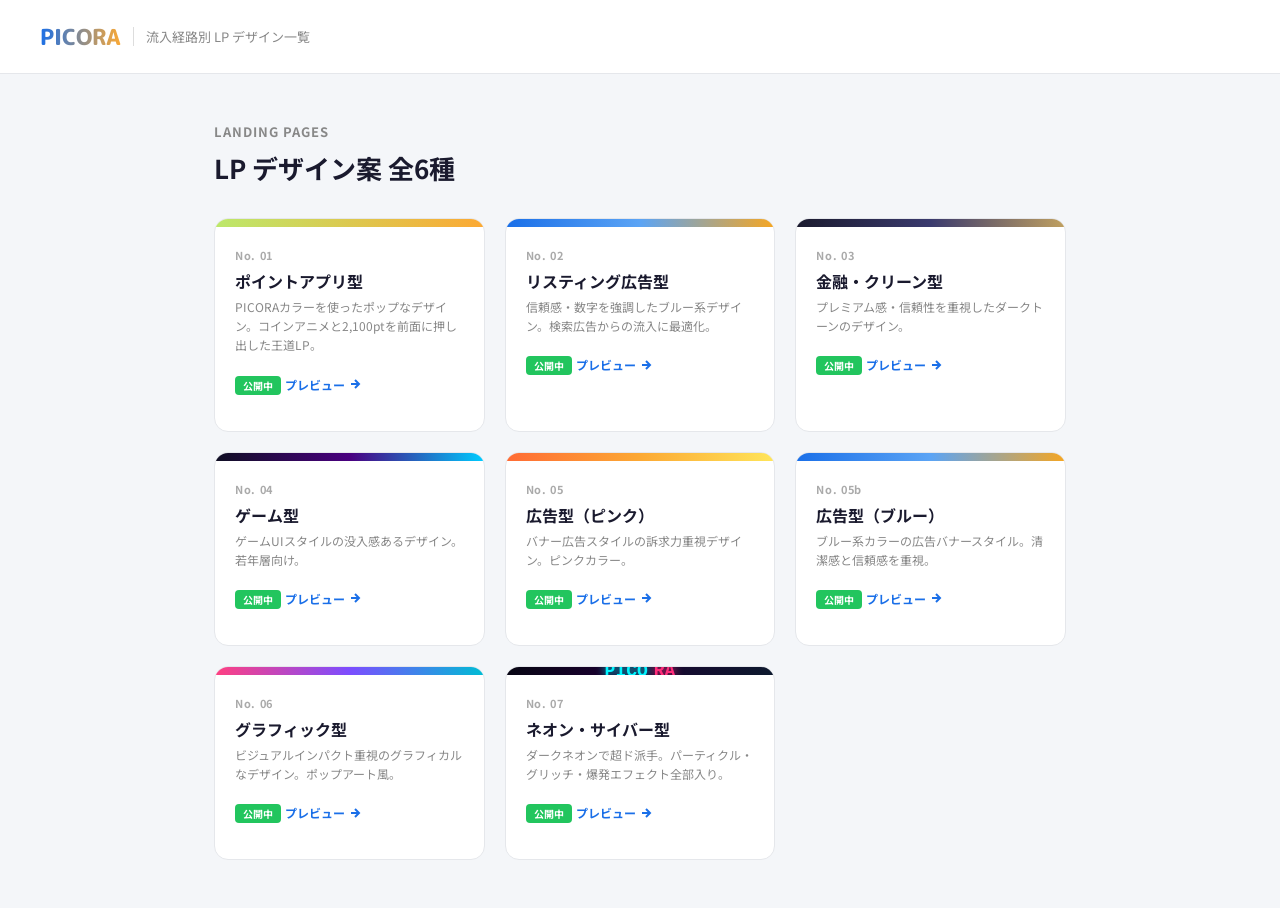
<file: index.html>
<!DOCTYPE html>
<html lang="ja">
<head>
  <meta charset="UTF-8">
  <meta name="viewport" content="width=device-width, initial-scale=1.0">
  <title>PICORA LP 一覧</title>
  <link rel="preconnect" href="https://fonts.googleapis.com">
  <link href="https://fonts.googleapis.com/css2?family=Noto+Sans+JP:wght@400;700;900&family=M+PLUS+Rounded+1c:wght@800&display=swap" rel="stylesheet">
  <style>
    * { margin: 0; padding: 0; box-sizing: border-box; }

    body {
      font-family: 'Noto Sans JP', sans-serif;
      background: #f4f6f9;
      min-height: 100vh;
    }

    header {
      background: #fff;
      border-bottom: 1px solid #e5e7eb;
      padding: 20px 40px;
      display: flex;
      align-items: center;
      gap: 12px;
    }

    .logo {
      font-family: 'M PLUS Rounded 1c', sans-serif;
      font-weight: 800;
      font-size: 22px;
      background: linear-gradient(90deg, #1a6fe8, #fca934);
      -webkit-background-clip: text;
      -webkit-text-fill-color: transparent;
      background-clip: text;
    }

    .header-sub {
      font-size: 13px;
      color: #888;
      border-left: 1px solid #ddd;
      padding-left: 12px;
    }

    main {
      max-width: 900px;
      margin: 0 auto;
      padding: 48px 24px;
    }

    .page-title {
      font-size: 13px;
      font-weight: 700;
      color: #888;
      letter-spacing: 0.08em;
      text-transform: uppercase;
      margin-bottom: 8px;
    }

    .page-heading {
      font-size: 26px;
      font-weight: 700;
      color: #1a1a2e;
      margin-bottom: 32px;
    }

    .lp-grid {
      display: grid;
      grid-template-columns: repeat(auto-fill, minmax(260px, 1fr));
      gap: 20px;
    }

    .lp-card {
      background: #fff;
      border: 1px solid #e5e7eb;
      border-radius: 14px;
      overflow: hidden;
      text-decoration: none;
      display: block;
      transition: box-shadow 0.2s, transform 0.2s;
    }

    .lp-card:hover {
      box-shadow: 0 8px 32px rgba(0,0,0,0.10);
      transform: translateY(-3px);
    }

    .card-thumb {
      height: 8px;
    }

    .card-thumb--green {
      background: linear-gradient(90deg, #bce86b, #fca934);
    }

    .card-thumb--blue {
      background: linear-gradient(90deg, #1a6fe8, #5ba4f5, #f5a623);
    }

    .card-thumb--dark {
      background: linear-gradient(90deg, #1a1a2e, #3a3a6e, #c0a060);
    }

    .card-thumb--game {
      background: linear-gradient(90deg, #0f0f23, #4a0080, #00ccff);
    }

    .card-thumb--ad {
      background: linear-gradient(90deg, #ff6b35, #fca934, #ffe55a);
    }

    .card-thumb--graphic {
      background: linear-gradient(90deg, #ff4081, #7c4dff, #00bcd4);
    }

    .card-body {
      padding: 20px;
    }

    .card-num {
      font-size: 11px;
      font-weight: 700;
      color: #aaa;
      letter-spacing: 0.06em;
      margin-bottom: 6px;
    }

    .card-title {
      font-size: 16px;
      font-weight: 700;
      color: #1a1a2e;
      margin-bottom: 4px;
    }

    .card-desc {
      font-size: 12px;
      color: #888;
      line-height: 1.6;
      margin-bottom: 16px;
    }

    .card-link {
      display: inline-flex;
      align-items: center;
      gap: 4px;
      font-size: 12px;
      font-weight: 700;
      color: #1a6fe8;
    }

    .card-link svg {
      width: 12px;
      height: 12px;
    }

    .card-wip {
      display: inline-block;
      font-size: 10px;
      font-weight: 700;
      color: #fff;
      background: #ccc;
      border-radius: 4px;
      padding: 2px 8px;
      margin-bottom: 16px;
    }

    .card-ready {
      display: inline-block;
      font-size: 10px;
      font-weight: 700;
      color: #fff;
      background: #22c55e;
      border-radius: 4px;
      padding: 2px 8px;
      margin-bottom: 16px;
    }
  </style>
</head>
<body>

<header>
  <span class="logo">PICORA</span>
  <span class="header-sub">流入経路別 LP デザイン一覧</span>
</header>

<main>
  <p class="page-title">Landing Pages</p>
  <h1 class="page-heading">LP デザイン案 全6種</h1>

  <div class="lp-grid">

    <a href="acquisition_01/index.html" class="lp-card">
      <div class="card-thumb card-thumb--green"></div>
      <div class="card-body">
        <p class="card-num">No. 01</p>
        <p class="card-title">ポイントアプリ型</p>
        <p class="card-desc">PICORAカラーを使ったポップなデザイン。コインアニメと2,100ptを前面に押し出した王道LP。</p>
        <span class="card-ready">公開中</span>
        <div class="card-link">
          プレビュー
          <svg viewBox="0 0 12 12" fill="none" stroke="currentColor" stroke-width="2">
            <path d="M2 6h8M6 2l4 4-4 4"/>
          </svg>
        </div>
      </div>
    </a>

    <a href="acquisition_02/index.html" class="lp-card">
      <div class="card-thumb card-thumb--blue"></div>
      <div class="card-body">
        <p class="card-num">No. 02</p>
        <p class="card-title">リスティング広告型</p>
        <p class="card-desc">信頼感・数字を強調したブルー系デザイン。検索広告からの流入に最適化。</p>
        <span class="card-ready">公開中</span>
        <div class="card-link">
          プレビュー
          <svg viewBox="0 0 12 12" fill="none" stroke="currentColor" stroke-width="2">
            <path d="M2 6h8M6 2l4 4-4 4"/>
          </svg>
        </div>
      </div>
    </a>

    <a href="acquisition_03/index.html" class="lp-card">
      <div class="card-thumb card-thumb--dark"></div>
      <div class="card-body">
        <p class="card-num">No. 03</p>
        <p class="card-title">金融・クリーン型</p>
        <p class="card-desc">プレミアム感・信頼性を重視したダークトーンのデザイン。</p>
        <span class="card-ready">公開中</span>
        <div class="card-link">
          プレビュー
          <svg viewBox="0 0 12 12" fill="none" stroke="currentColor" stroke-width="2">
            <path d="M2 6h8M6 2l4 4-4 4"/>
          </svg>
        </div>
      </div>
    </a>

    <a href="acquisition_04/index.html" class="lp-card">
      <div class="card-thumb card-thumb--game"></div>
      <div class="card-body">
        <p class="card-num">No. 04</p>
        <p class="card-title">ゲーム型</p>
        <p class="card-desc">ゲームUIスタイルの没入感あるデザイン。若年層向け。</p>
        <span class="card-ready">公開中</span>
        <div class="card-link">
          プレビュー
          <svg viewBox="0 0 12 12" fill="none" stroke="currentColor" stroke-width="2">
            <path d="M2 6h8M6 2l4 4-4 4"/>
          </svg>
        </div>
      </div>
    </a>

    <a href="acquisition_05/index.html" class="lp-card">
      <div class="card-thumb card-thumb--ad"></div>
      <div class="card-body">
        <p class="card-num">No. 05</p>
        <p class="card-title">広告型（ピンク）</p>
        <p class="card-desc">バナー広告スタイルの訴求力重視デザイン。ピンクカラー。</p>
        <span class="card-ready">公開中</span>
        <div class="card-link">
          プレビュー
          <svg viewBox="0 0 12 12" fill="none" stroke="currentColor" stroke-width="2">
            <path d="M2 6h8M6 2l4 4-4 4"/>
          </svg>
        </div>
      </div>
    </a>

    <a href="acquisition_05b/index.html" class="lp-card">
      <div class="card-thumb card-thumb--blue"></div>
      <div class="card-body">
        <p class="card-num">No. 05b</p>
        <p class="card-title">広告型（ブルー）</p>
        <p class="card-desc">ブルー系カラーの広告バナースタイル。清潔感と信頼感を重視。</p>
        <span class="card-ready">公開中</span>
        <div class="card-link">
          プレビュー
          <svg viewBox="0 0 12 12" fill="none" stroke="currentColor" stroke-width="2">
            <path d="M2 6h8M6 2l4 4-4 4"/>
          </svg>
        </div>
      </div>
    </a>

    <a href="acquisition_06/index.html" class="lp-card">
      <div class="card-thumb card-thumb--graphic"></div>
      <div class="card-body">
        <p class="card-num">No. 06</p>
        <p class="card-title">グラフィック型</p>
        <p class="card-desc">ビジュアルインパクト重視のグラフィカルなデザイン。ポップアート風。</p>
        <span class="card-ready">公開中</span>
        <div class="card-link">
          プレビュー
          <svg viewBox="0 0 12 12" fill="none" stroke="currentColor" stroke-width="2">
            <path d="M2 6h8M6 2l4 4-4 4"/>
          </svg>
        </div>
      </div>
    </a>

    <a href="acquisition_07/index.html" class="lp-card">
      <div class="card-thumb" style="background:linear-gradient(135deg,#060612 0%,#1a0030 40%,#0d1a2e 100%);position:relative;overflow:hidden;">
        <div style="position:absolute;inset:0;display:flex;align-items:center;justify-content:center;gap:6px;">
          <span style="font-size:18px;font-weight:900;font-family:monospace;color:#00f5ff;text-shadow:0 0 10px #00f5ff;">PICO</span>
          <span style="font-size:18px;font-weight:900;font-family:monospace;color:#ff2d7a;text-shadow:0 0 10px #ff2d7a;">RA</span>
        </div>
        <div style="position:absolute;bottom:8px;left:0;right:0;height:1px;background:linear-gradient(90deg,transparent,#00f5ff,#ff2d7a,transparent);"></div>
      </div>
      <div class="card-body">
        <p class="card-num">No. 07</p>
        <p class="card-title">ネオン・サイバー型</p>
        <p class="card-desc">ダークネオンで超ド派手。パーティクル・グリッチ・爆発エフェクト全部入り。</p>
        <span class="card-ready">公開中</span>
        <div class="card-link">
          プレビュー
          <svg viewBox="0 0 12 12" fill="none" stroke="currentColor" stroke-width="2">
            <path d="M2 6h8M6 2l4 4-4 4"/>
          </svg>
        </div>
      </div>
    </a>

  </div>
</main>

</body>
</html>
</file>
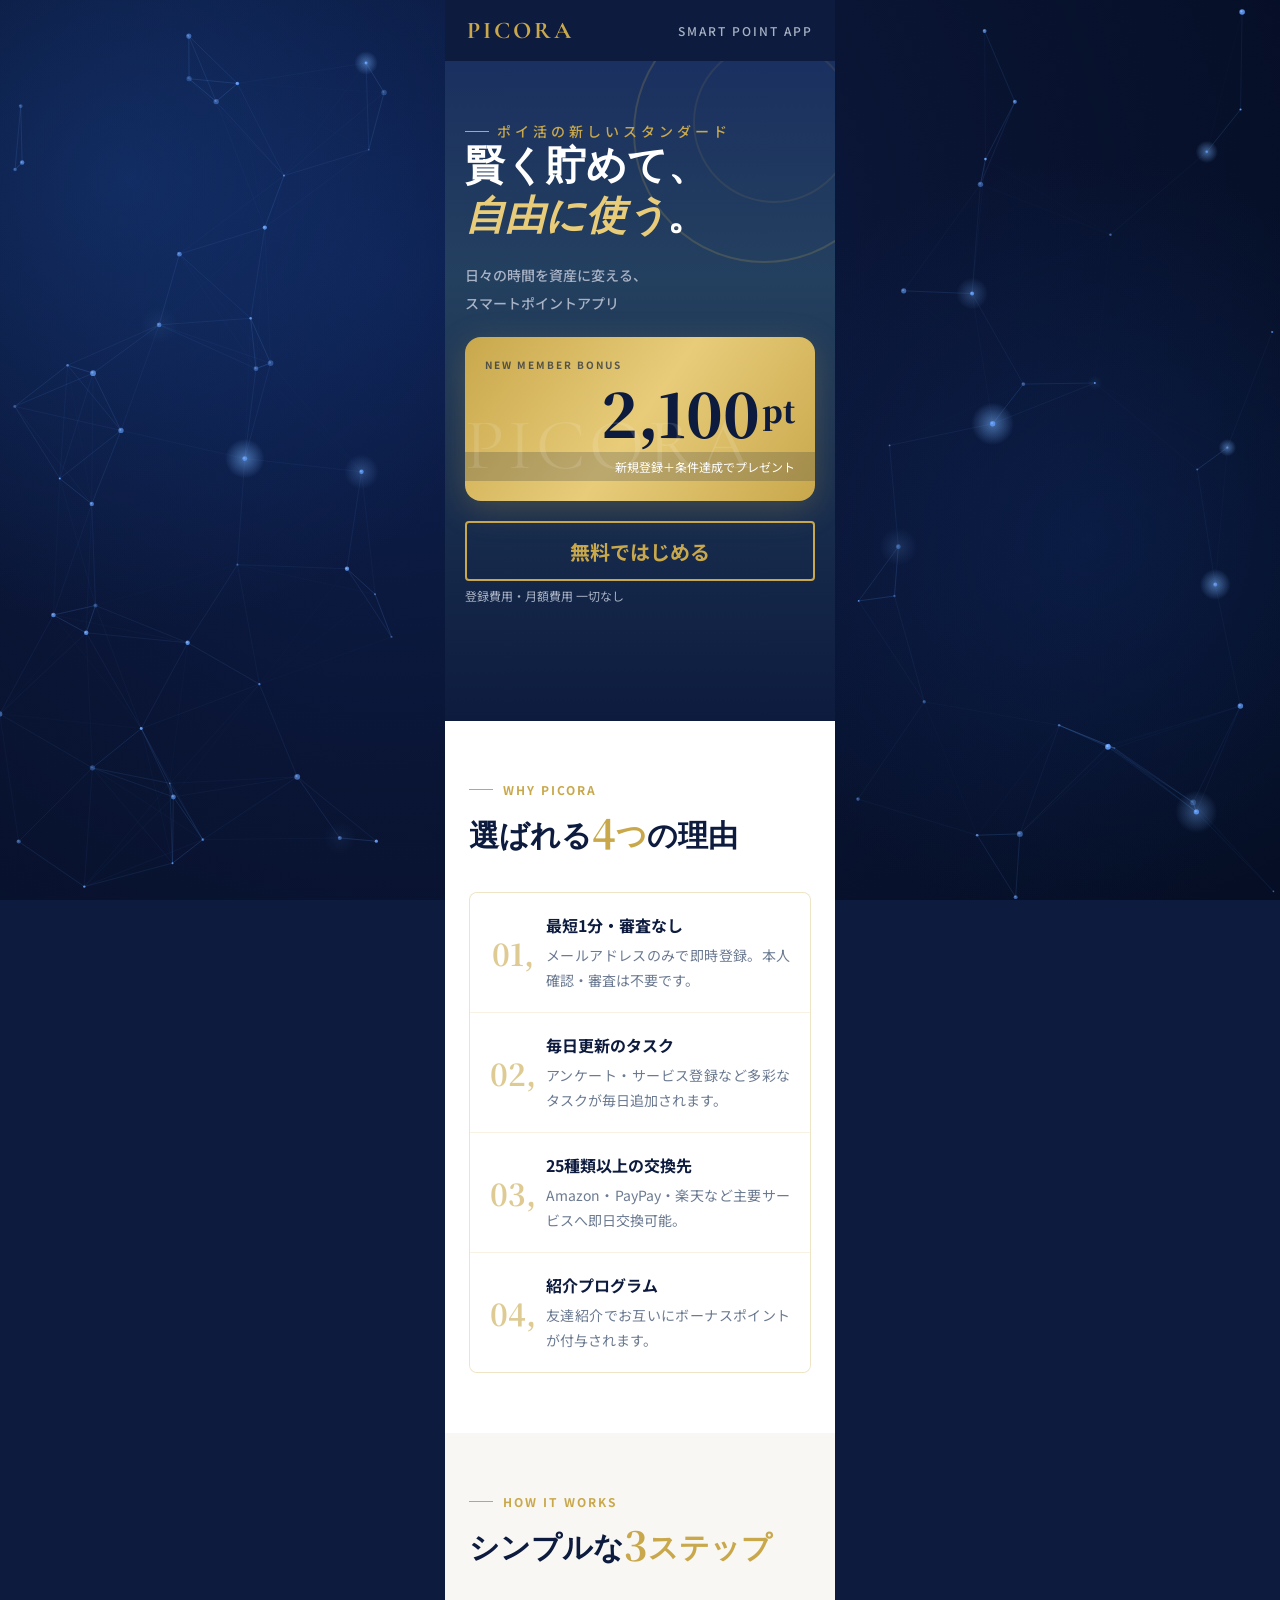
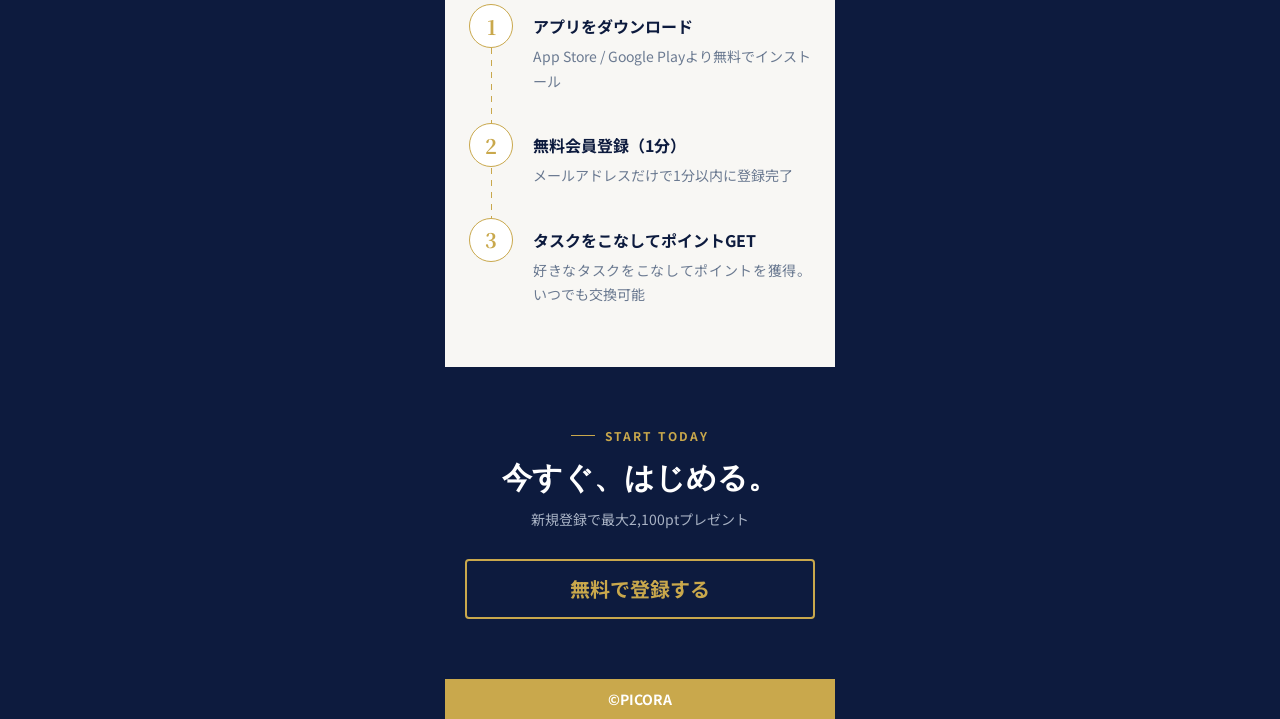
<file: acquisition_03/index.html>
<!DOCTYPE html>
<html lang="ja">
<head>
  <meta charset="UTF-8">
  <meta name="viewport" content="width=device-width, initial-scale=1.0">
  <title>PICORA - 賢く貯めて、自由に使う。</title>
  <link rel="preconnect" href="https://fonts.googleapis.com">
  <link rel="preconnect" href="https://fonts.gstatic.com" crossorigin>
  <link href="https://fonts.googleapis.com/css2?family=Cormorant+Garamond:ital,wght@0,700;1,700&family=Noto+Sans+JP:wght@400;500;700;900&family=Noto+Serif+JP:wght@700;900&display=swap" rel="stylesheet">
  <link rel="stylesheet" href="css/style.css">
</head>
<body>

<canvas id="bg-canvas"></canvas>

<div class="page-wrapper">
  <div class="lp">

    <!-- ヘッダー -->
    <header class="header">
      <span class="header-logo">PICORA</span>
      <span class="header-sub">SMART POINT APP</span>
    </header>

    <!-- MV section -->
    <section class="mv">
      <div class="mv-deco-circle mv-deco-circle--lg"></div>
      <div class="mv-deco-circle mv-deco-circle--sm"></div>

      <div class="mv-inner">
        <div>
          <div class="mv-eyebrow">
            <span class="gold-rule"></span>
            <span class="mv-eyebrow-text">ポイ活の新しいスタンダード</span>
          </div>
          <p class="mv-title">賢く貯めて、<br><span class="gold-italic">自由に使う</span>。</p>
        </div>

        <p class="mv-desc">日々の時間を資産に変える、<br>スマートポイントアプリ</p>

        <div class="point-card">
          <p class="point-card-label">NEW MEMBER BONUS</p>
          <div class="point-card-number">
            <span class="point-num">2,100</span>
            <span class="point-pt">pt</span>
          </div>
          <div class="point-card-sub">
            <p>新規登録＋条件達成でプレゼント</p>
          </div>
          <div class="point-card-watermark">PICORA</div>
        </div>

        <div>
          <a href="#" class="cta-btn">無料ではじめる</a>
          <p class="cta-note">登録費用・月額費用 一切なし</p>
        </div>
      </div>
    </section>

    <!-- Reasons section -->
    <section class="section section--white">
      <div class="section-heading">
        <div class="section-eyebrow">
          <span class="gold-rule"></span>
          <span class="section-eyebrow-text">WHY PICORA</span>
        </div>
        <div class="section-title-row">
          <span class="title-serif">選ばれる</span>
          <span class="title-num">4</span>
          <span class="title-serif"><span style="color:var(--gold)">つ</span>の理由</span>
        </div>
      </div>

      <div class="reason-list">
        <div class="reason-item">
          <span class="reason-num">01,</span>
          <div class="reason-texts">
            <p class="reason-title">最短1分・審査なし</p>
            <p class="reason-desc">メールアドレスのみで即時登録。本人確認・審査は不要です。</p>
          </div>
        </div>
        <div class="reason-item">
          <span class="reason-num">02,</span>
          <div class="reason-texts">
            <p class="reason-title">毎日更新のタスク</p>
            <p class="reason-desc">アンケート・サービス登録など多彩なタスクが毎日追加されます。</p>
          </div>
        </div>
        <div class="reason-item">
          <span class="reason-num">03,</span>
          <div class="reason-texts">
            <p class="reason-title">25種類以上の交換先</p>
            <p class="reason-desc">Amazon・PayPay・楽天など主要サービスへ即日交換可能。</p>
          </div>
        </div>
        <div class="reason-item">
          <span class="reason-num">04,</span>
          <div class="reason-texts">
            <p class="reason-title">紹介プログラム</p>
            <p class="reason-desc">友達紹介でお互いにボーナスポイントが付与されます。</p>
          </div>
        </div>
      </div>
    </section>

    <!-- How to start: 3 steps -->
    <section class="section section--cream">
      <div class="section-heading">
        <div class="section-eyebrow">
          <span class="gold-rule"></span>
          <span class="section-eyebrow-text">HOW IT WORKS</span>
        </div>
        <div class="section-title-row">
          <span class="title-serif">シンプルな</span>
          <span class="title-num">3</span>
          <span class="title-gold">ステップ</span>
        </div>
      </div>

      <div class="steps-list">
        <div class="step-item">
          <div class="step-num">1</div>
          <div class="step-texts">
            <p class="step-title">アプリをダウンロード</p>
            <p class="step-desc">App Store / Google Playより無料でインストール</p>
          </div>
        </div>
        <div class="step-item">
          <div class="step-num">2</div>
          <div class="step-texts">
            <p class="step-title">無料会員登録（1分）</p>
            <p class="step-desc">メールアドレスだけで1分以内に登録完了</p>
          </div>
        </div>
        <div class="step-item">
          <div class="step-num">3</div>
          <div class="step-texts">
            <p class="step-title">タスクをこなしてポイントGET</p>
            <p class="step-desc">好きなタスクをこなしてポイントを獲得。いつでも交換可能</p>
          </div>
        </div>
      </div>
    </section>

    <!-- Final CTA -->
    <section class="final-cta">
      <div class="final-cta-texts">
        <div class="section-eyebrow" style="justify-content:center;">
          <span class="gold-rule"></span>
          <span class="section-eyebrow-text">START TODAY</span>
        </div>
        <p class="final-cta-title">今すぐ、はじめる。</p>
        <p class="final-cta-sub">新規登録で最大2,100ptプレゼント</p>
      </div>
      <a href="#" class="cta-btn" style="width:350px;">無料で登録する</a>
    </section>

    <!-- Footer -->
    <footer>
      <p>©PICORA</p>
    </footer>

  </div>
</div>

<script src="js/bg.js"></script>
<script src="js/anim.js"></script>
</body>
</html>
</file>
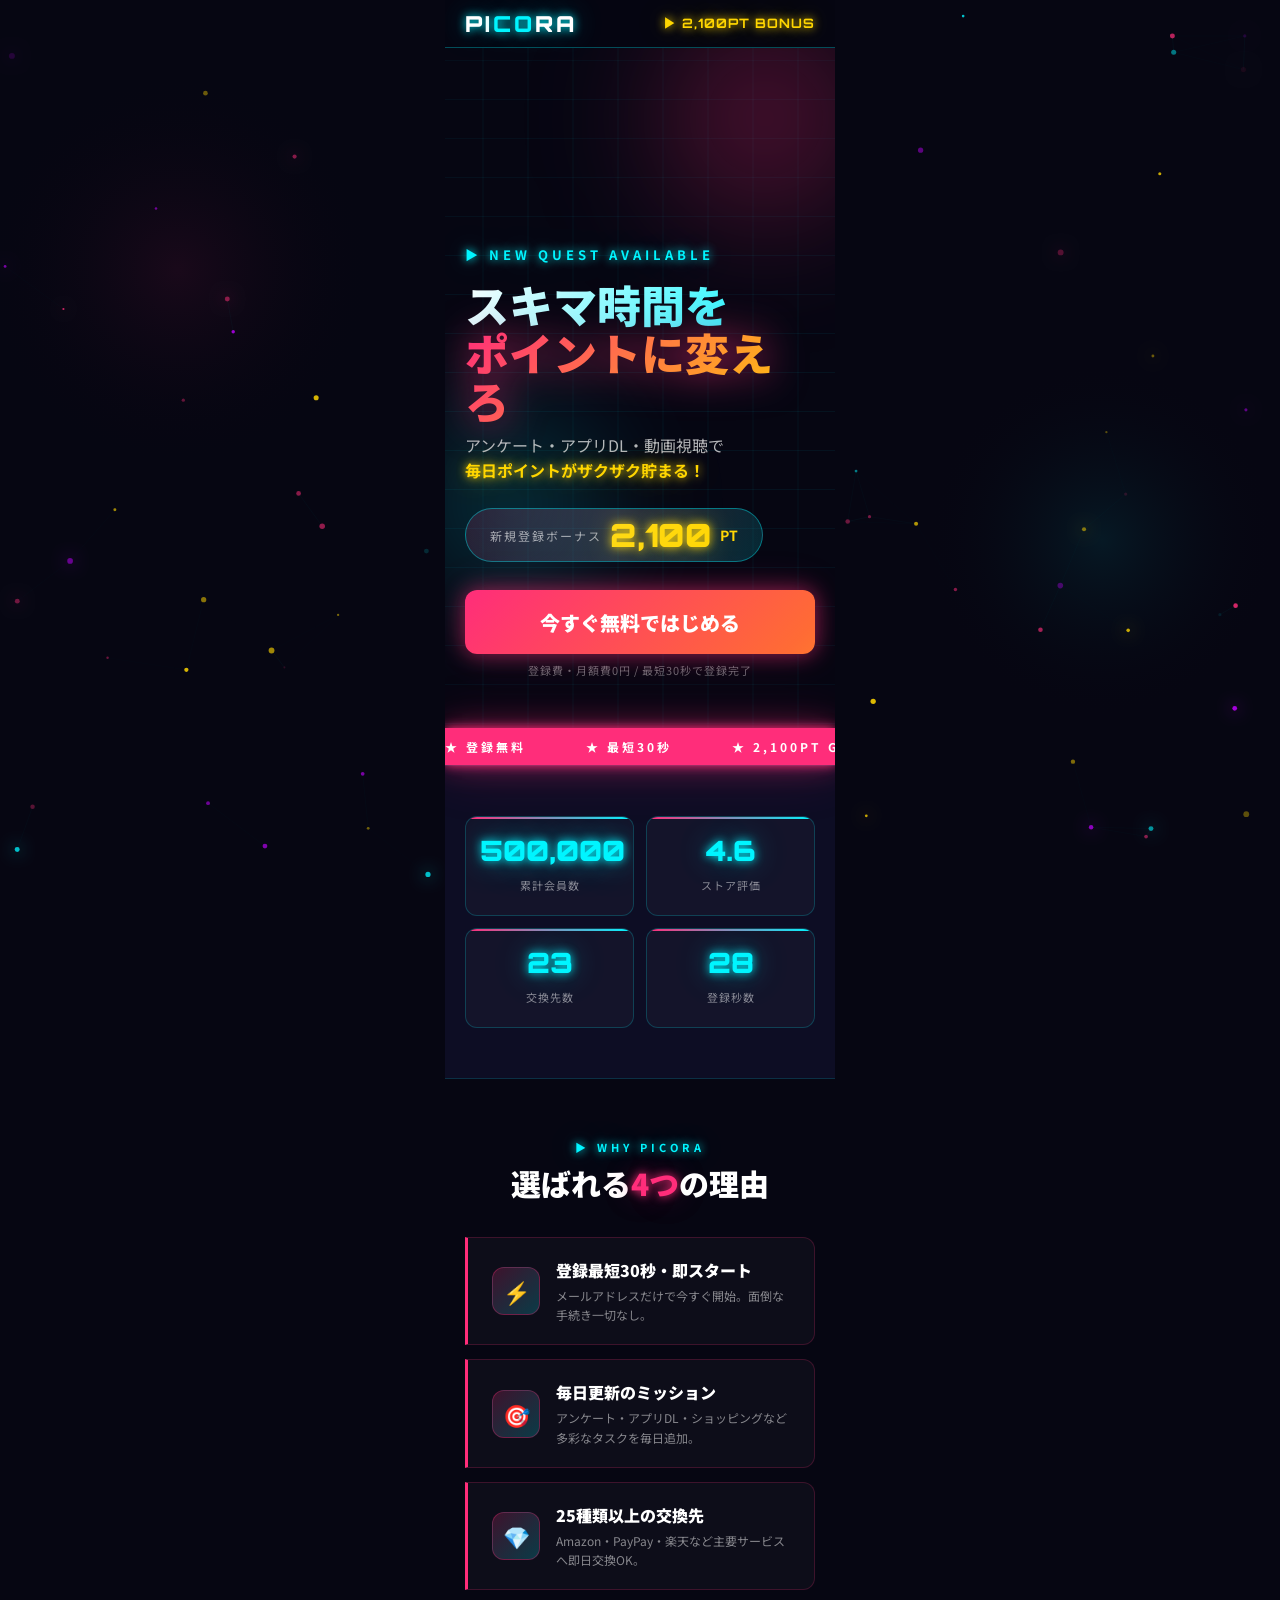
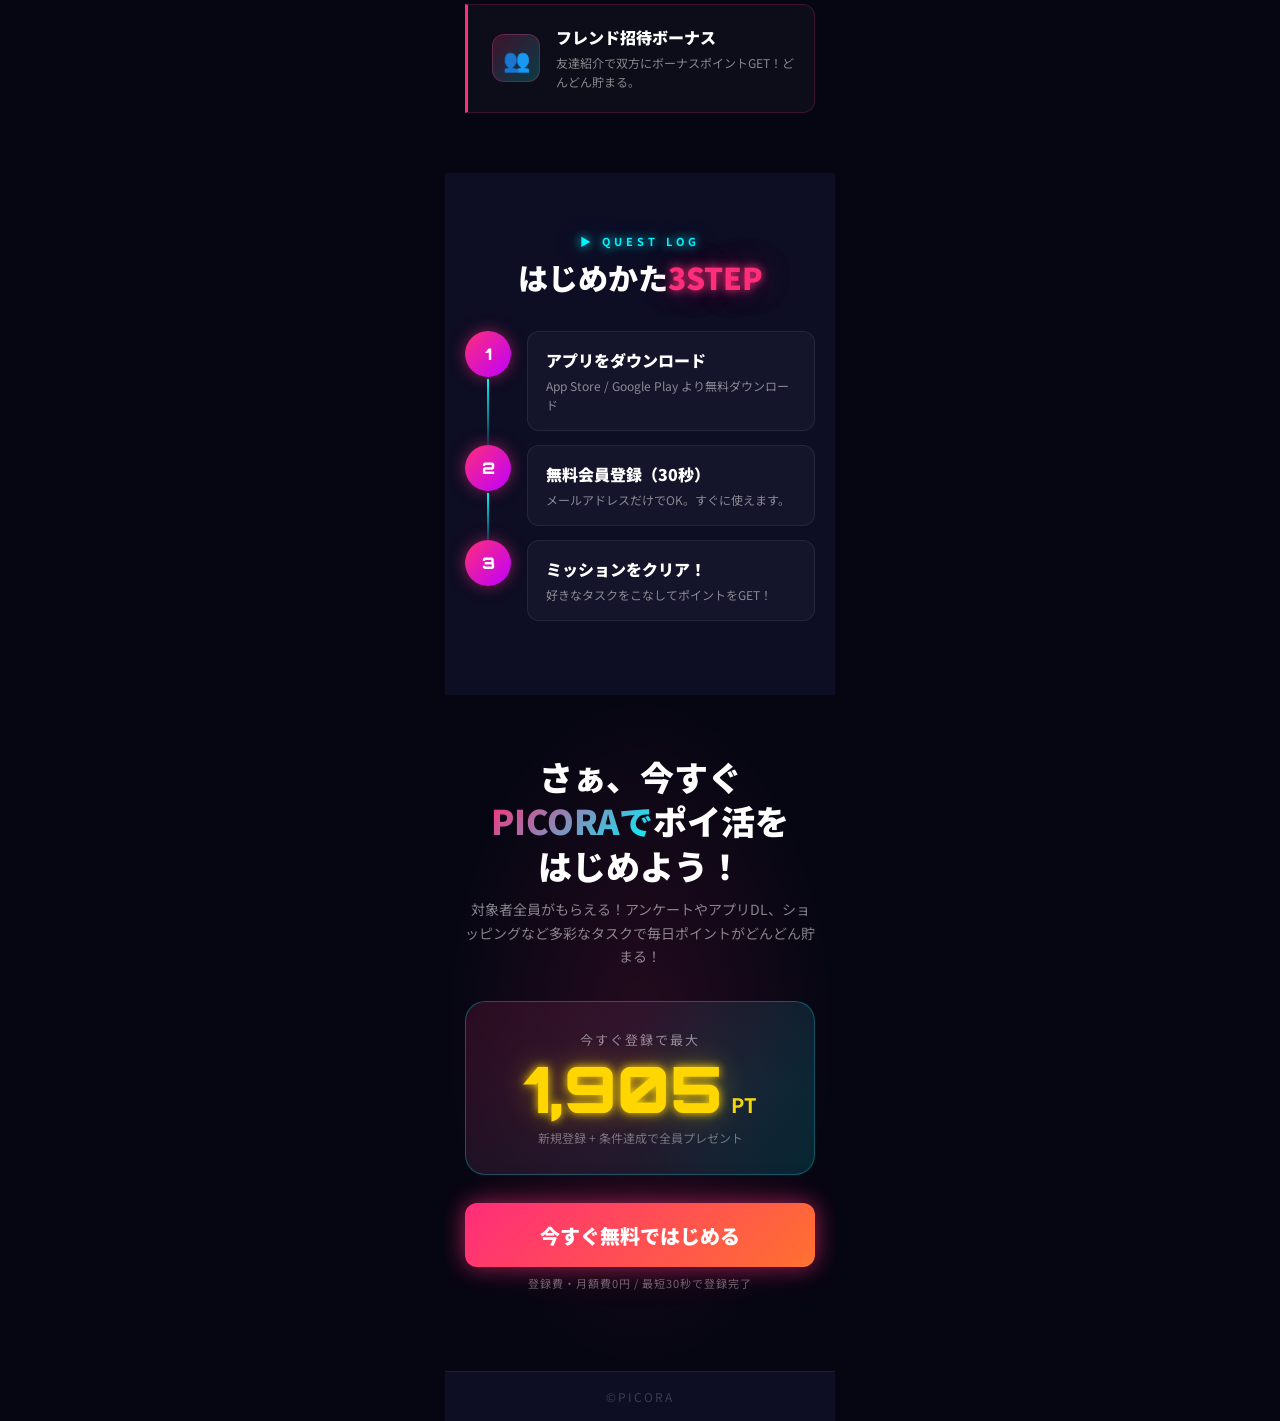
<file: acquisition_07/index.html>
<!DOCTYPE html>
<html lang="ja">
<head>
  <meta charset="UTF-8">
  <meta name="viewport" content="width=device-width, initial-scale=1.0">
  <title>PICORA — NEON</title>
  <link rel="preconnect" href="https://fonts.googleapis.com">
  <link rel="preconnect" href="https://fonts.gstatic.com" crossorigin>
  <link href="https://fonts.googleapis.com/css2?family=Orbitron:wght@700;900&family=Noto+Sans+JP:wght@400;700;900&display=swap" rel="stylesheet">
  <link rel="stylesheet" href="css/style.css">
</head>
<body>
<canvas id="bg-canvas"></canvas>

<div class="page-wrapper">
<div class="lp">

  <!-- Header -->
  <header class="header">
    <div class="header-logo">PI<span>CO</span>RA</div>
    <div class="header-pt">▶ 2,100PT BONUS</div>
  </header>

  <!-- MV -->
  <section class="mv">
    <div class="mv-grid"></div>
    <div class="mv-glow-orb mv-glow-orb--1"></div>
    <div class="mv-glow-orb mv-glow-orb--2"></div>

    <div class="mv-content">
      <p class="mv-eyecatch">▶ NEW QUEST AVAILABLE</p>
      <h1 class="mv-title">
        <span class="line1">スキマ時間を</span>
        <span class="line2">ポイントに変えろ</span>
      </h1>
      <p class="mv-sub">アンケート・アプリDL・動画視聴で<br><strong>毎日ポイントがザクザク貯まる！</strong></p>

      <div class="point-badge">
        <span class="point-badge-label">新規登録ボーナス</span>
        <span class="point-badge-num">2,100</span>
        <span class="point-badge-pt">PT</span>
      </div>

      <div class="cta-wrap">
        <a href="#" class="cta-btn">今すぐ無料ではじめる</a>
        <p class="cta-note">登録費・月額費0円 / 最短30秒で登録完了</p>
      </div>
    </div>
  </section>

  <!-- Ticker -->
  <div class="ticker">
    <div class="ticker-track">
      <span class="ticker-item">★ 登録無料</span>
      <span class="ticker-item">★ 最短30秒</span>
      <span class="ticker-item">★ 2,100PT GET</span>
      <span class="ticker-item">★ 25種以上交換可</span>
      <span class="ticker-item">★ 即日ポイント交換</span>
      <span class="ticker-item">★ 50万人以上利用</span>
      <span class="ticker-item">★ 登録無料</span>
      <span class="ticker-item">★ 最短30秒</span>
      <span class="ticker-item">★ 2,100PT GET</span>
      <span class="ticker-item">★ 25種以上交換可</span>
      <span class="ticker-item">★ 即日ポイント交換</span>
      <span class="ticker-item">★ 50万人以上利用</span>
    </div>
  </div>

  <!-- Stats -->
  <section class="stats-section">
    <div class="stats-grid">
      <div class="stat-card">
        <span class="stat-num">500000</span>
        <span class="stat-label">累計会員数</span>
      </div>
      <div class="stat-card">
        <span class="stat-num">4.6</span>
        <span class="stat-label">ストア評価</span>
      </div>
      <div class="stat-card">
        <span class="stat-num">25</span>
        <span class="stat-label">交換先数</span>
      </div>
      <div class="stat-card">
        <span class="stat-num">30</span>
        <span class="stat-label">登録秒数</span>
      </div>
    </div>
  </section>

  <!-- Reasons -->
  <section class="reason-section">
    <div class="section-header">
      <p class="section-eyecatch">▶ WHY PICORA</p>
      <h2 class="section-title">選ばれる<span>4つ</span>の理由</h2>
    </div>
    <div class="reason-list">
      <div class="reason-item">
        <div class="reason-icon">⚡</div>
        <div>
          <p class="reason-title">登録最短30秒・即スタート</p>
          <p class="reason-desc">メールアドレスだけで今すぐ開始。面倒な手続き一切なし。</p>
        </div>
      </div>
      <div class="reason-item">
        <div class="reason-icon">🎯</div>
        <div>
          <p class="reason-title">毎日更新のミッション</p>
          <p class="reason-desc">アンケート・アプリDL・ショッピングなど多彩なタスクを毎日追加。</p>
        </div>
      </div>
      <div class="reason-item">
        <div class="reason-icon">💎</div>
        <div>
          <p class="reason-title">25種類以上の交換先</p>
          <p class="reason-desc">Amazon・PayPay・楽天など主要サービスへ即日交換OK。</p>
        </div>
      </div>
      <div class="reason-item">
        <div class="reason-icon">👥</div>
        <div>
          <p class="reason-title">フレンド招待ボーナス</p>
          <p class="reason-desc">友達紹介で双方にボーナスポイントGET！どんどん貯まる。</p>
        </div>
      </div>
    </div>
  </section>

  <!-- Steps -->
  <section class="step-section">
    <div class="section-header">
      <p class="section-eyecatch">▶ QUEST LOG</p>
      <h2 class="section-title">はじめかた<span>3STEP</span></h2>
    </div>
    <div class="step-list">
      <div class="step-item">
        <div class="step-num-wrap">
          <div class="step-num">1</div>
        </div>
        <div class="step-body">
          <p class="step-title">アプリをダウンロード</p>
          <p class="step-desc">App Store / Google Play より無料ダウンロード</p>
        </div>
      </div>
      <div class="step-item">
        <div class="step-num-wrap">
          <div class="step-num">2</div>
        </div>
        <div class="step-body">
          <p class="step-title">無料会員登録（30秒）</p>
          <p class="step-desc">メールアドレスだけでOK。すぐに使えます。</p>
        </div>
      </div>
      <div class="step-item">
        <div class="step-num-wrap">
          <div class="step-num">3</div>
        </div>
        <div class="step-body">
          <p class="step-title">ミッションをクリア！</p>
          <p class="step-desc">好きなタスクをこなしてポイントをGET！</p>
        </div>
      </div>
    </div>
  </section>

  <!-- Final CTA -->
  <section class="final-section">
    <h2 class="final-title">さぁ、今すぐ<br><span>PICORAで</span>ポイ活を<br>はじめよう！</h2>
    <p class="final-sub">対象者全員がもらえる！アンケートやアプリDL、ショッピングなど多彩なタスクで毎日ポイントがどんどん貯まる！</p>

    <div class="final-point-box">
      <p class="final-pt-label">今すぐ登録で最大</p>
      <div>
        <span class="final-pt-num">2100</span>
        <span class="final-pt-unit">PT</span>
      </div>
      <p class="final-pt-note">新規登録 + 条件達成で全員プレゼント</p>
    </div>

    <div class="cta-wrap">
      <a href="#" class="cta-btn">今すぐ無料ではじめる</a>
      <p class="cta-note">登録費・月額費0円 / 最短30秒で登録完了</p>
    </div>
  </section>

  <footer><p>©PICORA</p></footer>

</div>
</div>

<script src="js/bg.js"></script>
<script src="js/anim.js"></script>
</body>
</html>
</file>
<file: acquisition_03/css/style.css>
* { margin: 0; padding: 0; box-sizing: border-box; }

:root {
  --navy:       #0d1b3e;
  --navy-mid:   #1a3060;
  --navy-light: #24405f;
  --gold:       #c9a84c;
  --gold-light: #e8cc7a;
  --cream:      #f8f7f4;
  --slate:      #a8b2c4;
  --slate-dark: #6b7a91;
  --white:      #fff;
}

body {
  font-family: 'Noto Sans JP', sans-serif;
  background: var(--navy);
  min-height: 100vh;
}

.page-wrapper {
  display: flex;
  justify-content: center;
  min-height: 100vh;
  position: relative;
  background: transparent;
}

.lp {
  width: 390px;
  flex-shrink: 0;
  position: relative;
  z-index: 1;
  overflow: hidden;
  background: var(--cream);
}

#bg-canvas {
  position: fixed;
  inset: 0;
  width: 100%;
  height: 100%;
  z-index: 0;
  pointer-events: none;
}

/* ===== HEADER ===== */
.header {
  background: var(--navy);
  display: flex;
  align-items: center;
  justify-content: space-between;
  padding: 16px 22px;
}

.header-logo {
  font-family: 'Cormorant Garamond', serif;
  font-weight: 700;
  font-size: 24px;
  color: var(--gold);
  letter-spacing: 3px;
}

.header-sub {
  font-size: 12px;
  font-weight: 500;
  color: var(--slate);
  letter-spacing: 2px;
}

/* ===== MV ===== */
.mv {
  background: linear-gradient(180deg, #1a3060 0%, #24405f 33%, #0d1b3e 100%);
  padding: 60px 20px;
  position: relative;
  overflow: hidden;
  min-height: 660px;
}

/* 배경 장식 원 */
.mv-deco-circle {
  position: absolute;
  border-radius: 50%;
  border: 2px solid rgba(201,168,76,0.2);
  pointer-events: none;
}
.mv-deco-circle--lg {
  width: 262px; height: 262px;
  top: -60px; right: -60px;
}
.mv-deco-circle--sm {
  width: 162px; height: 162px;
  top: -20px; right: -20px;
  border-color: rgba(201,168,76,0.1);
}

.mv-inner {
  position: relative;
  display: flex;
  flex-direction: column;
  gap: 20px;
}

.mv-eyebrow {
  display: flex;
  align-items: center;
  gap: 8px;
}

.gold-rule {
  width: 24px;
  height: 1px;
  background: var(--gold);
  flex-shrink: 0;
}

.mv-eyebrow-text {
  font-size: 14px;
  font-weight: 500;
  color: var(--gold);
  letter-spacing: 4px;
}

.mv-title {
  font-family: 'Cormorant Garamond', serif;
  font-weight: 700;
  font-size: 40px;
  color: var(--white);
  line-height: 1.25;
}

.mv-title .gold-italic {
  font-style: italic;
  color: var(--gold-light);
}

.mv-desc {
  font-size: 14px;
  font-weight: 500;
  color: var(--slate);
  line-height: 2;
}

/* ポイントカード */
.point-card {
  background: linear-gradient(126deg, #c9a84c 0%, #e8cc7a 50%, #c9a84c 100%);
  border-radius: 16px;
  padding: 20px 0;
  box-shadow: 0 8px 32px rgba(201,168,76,0.25);
  position: relative;
  overflow: hidden;
}

.point-card-label {
  font-size: 10px;
  font-weight: 700;
  color: rgba(13,27,62,0.65);
  letter-spacing: 2px;
  padding: 0 20px;
  margin-bottom: 10px;
}

.point-card-number {
  display: flex;
  align-items: flex-end;
  justify-content: flex-end;
  padding-right: 20px;
  gap: 2px;
}

.point-num {
  font-family: 'Noto Serif JP', serif;
  font-weight: 900;
  font-size: 60px;
  color: var(--navy);
  line-height: 1;
}

.point-pt {
  font-family: 'Noto Serif JP', serif;
  font-weight: 900;
  font-size: 30px;
  color: var(--navy);
  padding-bottom: 10px;
}

.point-card-sub {
  background: rgba(13,27,62,0.2);
  display: flex;
  align-items: center;
  justify-content: flex-end;
  padding: 6px 20px;
  margin-top: 10px;
}

.point-card-sub p {
  font-size: 12px;
  color: var(--white);
  text-align: right;
}

.point-card-watermark {
  position: absolute;
  bottom: 12px;
  left: 0;
  font-family: 'Cormorant Garamond', serif;
  font-size: 72px;
  color: rgba(255,255,255,0.12);
  letter-spacing: 4px;
  pointer-events: none;
  white-space: nowrap;
}

/* CTA */
.cta-btn {
  display: flex;
  align-items: center;
  justify-content: center;
  width: 100%;
  height: 60px;
  border: 2px solid var(--gold);
  border-radius: 4px;
  font-size: 20px;
  font-weight: 700;
  color: var(--gold);
  text-decoration: none;
  cursor: pointer;
  transition: background 0.2s, color 0.2s;
  background: transparent;
}

.cta-btn:hover {
  background: var(--gold);
  color: var(--navy);
}

.cta-note {
  font-size: 12px;
  color: var(--slate);
  margin-top: 6px;
}

/* ===== SECTION COMMON ===== */
.section {
  padding: 60px 24px;
  display: flex;
  flex-direction: column;
  gap: 40px;
}

.section--white { background: var(--white); }
.section--cream { background: var(--cream); }
.section--navy  { background: var(--navy); }

.section-eyebrow {
  display: flex;
  align-items: center;
  gap: 10px;
  margin-bottom: 4px;
}

.section-eyebrow-text {
  font-size: 12px;
  font-weight: 700;
  color: var(--gold);
  letter-spacing: 2px;
}

.section-heading {
  display: flex;
  flex-direction: column;
  gap: 10px;
}

.section-title-row {
  display: flex;
  align-items: flex-end;
  gap: 0;
  line-height: 1;
}

.title-serif {
  font-family: 'Cormorant Garamond', serif;
  font-weight: 700;
  font-size: 30px;
  color: var(--navy);
}

.title-serif--white { color: var(--white); }

.title-num {
  font-family: 'Noto Serif JP', serif;
  font-weight: 700;
  font-size: 40px;
  color: var(--gold);
}

.title-gold {
  font-family: 'Cormorant Garamond', serif;
  font-weight: 700;
  font-size: 30px;
  color: var(--gold);
}

/* ===== REASON LIST ===== */
.reason-list {
  border: 1px solid rgba(201,168,76,0.2);
  border-radius: 8px;
  overflow: hidden;
  background: rgba(201,168,76,0.15);
  display: flex;
  flex-direction: column;
  gap: 1px;
}

.reason-item {
  background: var(--white);
  display: flex;
  align-items: center;
  gap: 10px;
  padding: 20px;
}

.reason-num {
  font-family: 'Noto Serif JP', serif;
  font-weight: 700;
  font-size: 30px;
  color: var(--gold);
  opacity: 0.6;
  width: 46px;
  flex-shrink: 0;
  text-align: center;
}

.reason-texts { display: flex; flex-direction: column; gap: 6px; }

.reason-title {
  font-size: 16px;
  font-weight: 700;
  color: var(--navy);
}

.reason-desc {
  font-size: 14px;
  color: var(--slate-dark);
  line-height: 1.75;
  text-align: justify;
}

/* ===== STEPS ===== */
.steps-list {
  display: flex;
  flex-direction: column;
  gap: 30px;
  position: relative;
}

.steps-list::before {
  content: '';
  position: absolute;
  left: 22px;
  top: 44px;
  bottom: 44px;
  width: 1px;
  background: repeating-linear-gradient(
    to bottom,
    var(--gold) 0, var(--gold) 6px,
    transparent 6px, transparent 12px
  );
}

.step-item {
  display: flex;
  align-items: flex-start;
  gap: 20px;
}

.step-num {
  width: 44px;
  height: 44px;
  border-radius: 50%;
  border: 1px solid var(--gold);
  background: var(--white);
  display: flex;
  align-items: center;
  justify-content: center;
  font-family: 'Noto Serif JP', serif;
  font-weight: 700;
  font-size: 20px;
  color: var(--gold);
  flex-shrink: 0;
  position: relative;
  z-index: 1;
}

.step-texts { display: flex; flex-direction: column; gap: 6px; padding-top: 10px; }

.step-title {
  font-size: 16px;
  font-weight: 700;
  color: var(--navy);
}

.step-desc {
  font-size: 14px;
  color: var(--slate-dark);
  line-height: 1.75;
  text-align: justify;
}

/* ===== FINAL CTA ===== */
.final-cta {
  background: var(--navy);
  padding: 60px 20px;
  display: flex;
  flex-direction: column;
  gap: 30px;
  align-items: center;
}

.final-cta-title {
  font-family: 'Cormorant Garamond', serif;
  font-weight: 700;
  font-size: 30px;
  color: var(--white);
  text-align: center;
}

.final-cta-sub {
  font-size: 14px;
  color: var(--slate);
  text-align: center;
}

.final-cta-texts {
  display: flex;
  flex-direction: column;
  gap: 10px;
  align-items: center;
}

/* ===== FOOTER ===== */
footer {
  background: var(--gold);
  padding: 10px 20px;
  display: flex;
  align-items: center;
  justify-content: center;
}

footer p {
  font-size: 14px;
  font-weight: 700;
  color: var(--white);
}
</file>
<file: acquisition_07/css/style.css>
* { margin: 0; padding: 0; box-sizing: border-box; }

:root {
  --neon-pink:  #ff2d7a;
  --neon-cyan:  #00f5ff;
  --neon-gold:  #ffd600;
  --neon-purple:#bf00ff;
  --dark:       #060612;
  --dark2:      #0d0d24;
  --dark3:      #12122a;
  --white:      #ffffff;
  --glow-pink:  0 0 10px #ff2d7a, 0 0 30px #ff2d7a66, 0 0 60px #ff2d7a33;
  --glow-cyan:  0 0 10px #00f5ff, 0 0 30px #00f5ff66, 0 0 60px #00f5ff33;
  --glow-gold:  0 0 10px #ffd600, 0 0 30px #ffd60066;
}

@import url('https://fonts.googleapis.com/css2?family=Noto+Sans+JP:wght@400;700;900&family=Orbitron:wght@700;900&display=swap');

body {
  font-family: 'Noto Sans JP', sans-serif;
  background: var(--dark);
  min-height: 100vh;
  overflow-x: hidden;
}

.page-wrapper {
  display: flex;
  justify-content: center;
  min-height: 100vh;
  position: relative;
}

.lp {
  width: 390px;
  flex-shrink: 0;
  position: relative;
  z-index: 1;
  overflow: hidden;
  background: var(--dark);
}

#bg-canvas {
  position: fixed;
  inset: 0;
  width: 100%; height: 100%;
  z-index: 0;
  pointer-events: none;
}

/* ===== HEADER ===== */
.header {
  background: rgba(6,6,18,0.9);
  backdrop-filter: blur(10px);
  border-bottom: 1px solid rgba(0,245,255,0.3);
  padding: 10px 20px;
  display: flex;
  align-items: center;
  justify-content: space-between;
  position: sticky;
  top: 0;
  z-index: 100;
}

.header-logo {
  font-family: 'Orbitron', sans-serif;
  font-size: 22px;
  font-weight: 900;
  color: var(--white);
  text-shadow: var(--glow-cyan);
  letter-spacing: 3px;
}

.header-logo span { color: var(--neon-cyan); }

.header-pt {
  font-family: 'Orbitron', sans-serif;
  font-size: 13px;
  font-weight: 700;
  color: var(--neon-gold);
  text-shadow: var(--glow-gold);
  letter-spacing: 1px;
}

/* ===== MV ===== */
.mv {
  position: relative;
  min-height: 680px;
  display: flex;
  flex-direction: column;
  justify-content: flex-end;
  overflow: hidden;
  padding: 16px 20px 0;
}

.mv-grid {
  position: absolute;
  inset: 0;
  background-image:
    linear-gradient(rgba(0,245,255,0.06) 1px, transparent 1px),
    linear-gradient(90deg, rgba(0,245,255,0.06) 1px, transparent 1px);
  background-size: 30px 30px;
  perspective: 400px;
  transform: rotateX(30deg) scale(1.5) translateY(20%);
  transform-origin: bottom center;
}

.mv-glow-orb {
  position: absolute;
  border-radius: 50%;
  filter: blur(60px);
  pointer-events: none;
}

.mv-glow-orb--1 {
  width: 300px; height: 300px;
  background: radial-gradient(circle, rgba(255,45,122,0.4), transparent 70%);
  top: -80px; right: -80px;
}

.mv-glow-orb--2 {
  width: 250px; height: 250px;
  background: radial-gradient(circle, rgba(0,245,255,0.3), transparent 70%);
  bottom: 100px; left: -60px;
}


.mv-content {
  position: relative;
  z-index: 2;
  padding-bottom: 30px;
}

.mv-eyecatch {
  font-size: 13px;
  font-weight: 700;
  color: var(--neon-cyan);
  text-shadow: var(--glow-cyan);
  letter-spacing: 4px;
  text-transform: uppercase;
  margin-bottom: 16px;
  animation: textBlink 3s ease-in-out infinite;
}

@keyframes textBlink {
  0%,90%,100% { opacity: 1; }
  95%         { opacity: 0.6; }
}

.mv-title {
  font-size: 44px;
  font-weight: 900;
  line-height: 1.1;
  margin-bottom: 8px;
  color: #fff;
}

.mv-title .line1 {
  display: block;
  background: linear-gradient(135deg, #fff 0%, var(--neon-cyan) 50%, #fff 100%);
  -webkit-background-clip: text;
  background-clip: text;
  -webkit-text-fill-color: transparent;
  background-size: 200% auto;
  animation: titleShine 4s linear infinite;
}

.mv-title .line2 {
  display: block;
  background: linear-gradient(135deg, var(--neon-pink) 0%, var(--neon-gold) 100%);
  -webkit-background-clip: text;
  background-clip: text;
  -webkit-text-fill-color: transparent;
  text-shadow: none;
  filter: drop-shadow(0 0 20px rgba(255,45,122,0.8));
}

@keyframes titleShine {
  0%   { background-position: -200% center; }
  100% { background-position: 200% center; }
}

.mv-sub {
  font-size: 16px;
  color: rgba(255,255,255,0.7);
  margin-bottom: 24px;
  line-height: 1.6;
}

.mv-sub strong {
  color: var(--neon-gold);
  text-shadow: var(--glow-gold);
}

/* Point badge */
.point-badge {
  display: inline-flex;
  align-items: center;
  gap: 8px;
  background: linear-gradient(135deg, rgba(255,45,122,0.15), rgba(0,245,255,0.15));
  border: 1px solid rgba(0,245,255,0.4);
  border-radius: 50px;
  padding: 10px 24px;
  margin-bottom: 28px;
  position: relative;
  overflow: hidden;
}

.point-badge::before {
  content: '';
  position: absolute;
  inset: 0;
  background: linear-gradient(90deg, transparent, rgba(255,255,255,0.08), transparent);
  animation: badgeShimmer 3s ease-in-out infinite;
}

@keyframes badgeShimmer {
  0%   { transform: translateX(-100%); }
  100% { transform: translateX(100%); }
}

.point-badge-label {
  font-size: 12px;
  color: rgba(255,255,255,0.6);
  letter-spacing: 2px;
}

.point-badge-num {
  font-family: 'Orbitron', sans-serif;
  font-size: 32px;
  font-weight: 900;
  color: var(--neon-gold);
  text-shadow: var(--glow-gold);
  line-height: 1;
}

.point-badge-pt {
  font-size: 14px;
  color: var(--neon-gold);
  font-weight: 700;
}

/* CTA button */
.cta-wrap { margin-bottom: 20px; }

.cta-btn {
  display: flex;
  align-items: center;
  justify-content: center;
  width: 100%;
  height: 64px;
  background: linear-gradient(135deg, var(--neon-pink), #ff6b35, var(--neon-gold));
  background-size: 200% auto;
  border: none;
  border-radius: 12px;
  font-size: 20px;
  font-weight: 900;
  color: #fff;
  text-decoration: none;
  cursor: pointer;
  position: relative;
  overflow: hidden;
  box-shadow: 0 0 20px rgba(255,45,122,0.5), 0 0 40px rgba(255,45,122,0.2);
  animation: btnPulse 2s ease-in-out infinite, btnSlide 4s linear infinite;
  transition: transform 0.15s, box-shadow 0.15s;
}

@keyframes btnPulse {
  0%,100% { box-shadow: 0 0 20px rgba(255,45,122,0.5), 0 0 40px rgba(255,45,122,0.2); }
  50%      { box-shadow: 0 0 40px rgba(255,45,122,0.8), 0 0 80px rgba(255,45,122,0.4), 0 0 120px rgba(255,45,122,0.2); }
}

@keyframes btnSlide {
  0%   { background-position: 0% center; }
  100% { background-position: 200% center; }
}

.cta-btn::after {
  content: '';
  position: absolute;
  top: 0; left: -100%;
  width: 50%; height: 100%;
  background: linear-gradient(90deg, transparent, rgba(255,255,255,0.3), transparent);
  animation: btnShimmer 3s ease-in-out infinite;
}

@keyframes btnShimmer {
  0%   { left: -100%; }
  100% { left: 200%; }
}

.cta-btn:hover {
  transform: translateY(-4px) scale(1.02);
  animation: none;
  box-shadow: 0 0 60px rgba(255,45,122,0.9), 0 0 100px rgba(255,45,122,0.5);
}

.cta-btn:active { transform: translateY(2px) scale(0.98); }

.cta-note {
  text-align: center;
  font-size: 11px;
  color: rgba(255,255,255,0.4);
  letter-spacing: 1px;
  margin-top: 8px;
}

/* ===== TICKER ===== */
.ticker {
  background: var(--neon-pink);
  padding: 10px 0;
  overflow: hidden;
  position: relative;
  box-shadow: var(--glow-pink);
}

.ticker-track {
  display: flex;
  gap: 60px;
  white-space: nowrap;
  animation: tickerScroll 12s linear infinite;
}

@keyframes tickerScroll {
  0%   { transform: translateX(0); }
  100% { transform: translateX(-50%); }
}

.ticker-item {
  font-size: 12px;
  font-weight: 700;
  color: #fff;
  letter-spacing: 3px;
  flex-shrink: 0;
}

/* ===== STATS ===== */
.stats-section {
  padding: 50px 20px;
  background: var(--dark2);
  border-top: 1px solid rgba(0,245,255,0.15);
  border-bottom: 1px solid rgba(0,245,255,0.15);
}

.stats-grid {
  display: grid;
  grid-template-columns: 1fr 1fr;
  gap: 12px;
}

.stat-card {
  background: rgba(255,255,255,0.03);
  border: 1px solid rgba(0,245,255,0.2);
  border-radius: 12px;
  padding: 20px 14px;
  text-align: center;
  position: relative;
  overflow: hidden;
  transition: transform 0.3s, border-color 0.3s, box-shadow 0.3s;
}

.stat-card::before {
  content: '';
  position: absolute;
  top: 0; left: 0; right: 0;
  height: 2px;
  background: linear-gradient(90deg, var(--neon-pink), var(--neon-cyan));
}

.stat-card:hover {
  transform: translateY(-4px);
  border-color: rgba(0,245,255,0.6);
  box-shadow: 0 8px 30px rgba(0,245,255,0.15);
}

.stat-num {
  font-family: 'Orbitron', sans-serif;
  font-size: 28px;
  font-weight: 900;
  color: var(--neon-cyan);
  text-shadow: var(--glow-cyan);
  line-height: 1;
  margin-bottom: 6px;
  display: block;
}

.stat-label {
  font-size: 11px;
  color: rgba(255,255,255,0.5);
  letter-spacing: 1px;
}

/* ===== REASON ===== */
.reason-section {
  padding: 60px 20px;
  background: var(--dark);
}

.section-header {
  margin-bottom: 36px;
  text-align: center;
}

.section-eyecatch {
  font-size: 11px;
  font-weight: 700;
  color: var(--neon-cyan);
  letter-spacing: 4px;
  text-transform: uppercase;
  margin-bottom: 10px;
  text-shadow: var(--glow-cyan);
}

.section-title {
  font-size: 30px;
  font-weight: 900;
  color: #fff;
  line-height: 1.2;
}

.section-title span {
  color: var(--neon-pink);
  text-shadow: var(--glow-pink);
}

.reason-list {
  display: flex;
  flex-direction: column;
  gap: 14px;
}

.reason-item {
  background: rgba(255,255,255,0.03);
  border: 1px solid rgba(255,45,122,0.2);
  border-left: 3px solid var(--neon-pink);
  border-radius: 0 12px 12px 0;
  padding: 20px 20px 20px 24px;
  display: flex;
  align-items: center;
  gap: 16px;
  transition: transform 0.25s, border-color 0.25s, box-shadow 0.25s;
  cursor: default;
}

.reason-item:hover {
  transform: translateX(8px);
  border-color: var(--neon-pink);
  box-shadow: 0 4px 20px rgba(255,45,122,0.2), -4px 0 0 var(--neon-pink);
}

.reason-icon {
  width: 48px; height: 48px;
  border-radius: 12px;
  background: linear-gradient(135deg, rgba(255,45,122,0.2), rgba(0,245,255,0.2));
  border: 1px solid rgba(255,45,122,0.3);
  display: flex; align-items: center; justify-content: center;
  font-size: 22px;
  flex-shrink: 0;
  transition: transform 0.25s;
}

.reason-item:hover .reason-icon { transform: scale(1.15) rotate(-8deg); }

.reason-title {
  font-size: 16px;
  font-weight: 900;
  color: #fff;
  margin-bottom: 4px;
}

.reason-desc {
  font-size: 12px;
  color: rgba(255,255,255,0.5);
  line-height: 1.6;
}

/* ===== STEPS ===== */
.step-section {
  padding: 60px 20px;
  background: var(--dark2);
}

.step-list {
  display: flex;
  flex-direction: column;
  gap: 0;
}

.step-item {
  display: flex;
  gap: 16px;
  position: relative;
}

.step-item:not(:last-child)::after {
  content: '';
  position: absolute;
  left: 22px;
  top: 48px;
  bottom: -10px;
  width: 2px;
  background: linear-gradient(to bottom, var(--neon-cyan), transparent);
}

.step-num-wrap {
  display: flex;
  flex-direction: column;
  align-items: center;
  flex-shrink: 0;
}

.step-num {
  width: 46px; height: 46px;
  border-radius: 50%;
  background: linear-gradient(135deg, var(--neon-pink), var(--neon-purple));
  display: flex; align-items: center; justify-content: center;
  font-family: 'Orbitron', sans-serif;
  font-size: 16px;
  font-weight: 900;
  color: #fff;
  box-shadow: 0 0 15px rgba(255,45,122,0.5);
  flex-shrink: 0;
  transition: transform 0.3s, box-shadow 0.3s;
}

.step-item:hover .step-num {
  transform: scale(1.15);
  box-shadow: 0 0 30px rgba(255,45,122,0.8);
}

.step-body {
  background: rgba(255,255,255,0.03);
  border: 1px solid rgba(255,255,255,0.08);
  border-radius: 12px;
  padding: 16px 18px;
  flex: 1;
  margin-bottom: 14px;
  transition: border-color 0.25s, background 0.25s;
}

.step-item:hover .step-body {
  border-color: rgba(0,245,255,0.3);
  background: rgba(0,245,255,0.04);
}

.step-title {
  font-size: 16px;
  font-weight: 900;
  color: #fff;
  margin-bottom: 4px;
}

.step-desc {
  font-size: 12px;
  color: rgba(255,255,255,0.5);
  line-height: 1.6;
}

/* ===== FINAL CTA ===== */
.final-section {
  padding: 60px 20px;
  background: var(--dark);
  text-align: center;
  position: relative;
  overflow: hidden;
}

.final-section::before {
  content: '';
  position: absolute;
  inset: 0;
  background: radial-gradient(ellipse at center, rgba(255,45,122,0.12) 0%, transparent 70%);
  pointer-events: none;
}

.final-title {
  font-size: 34px;
  font-weight: 900;
  color: #fff;
  line-height: 1.3;
  margin-bottom: 10px;
  position: relative;
}

.final-title span {
  background: linear-gradient(135deg, var(--neon-pink), var(--neon-cyan));
  -webkit-background-clip: text;
  background-clip: text;
  -webkit-text-fill-color: transparent;
}

.final-sub {
  font-size: 14px;
  color: rgba(255,255,255,0.5);
  line-height: 1.7;
  margin-bottom: 32px;
  position: relative;
}

.final-point-box {
  background: linear-gradient(135deg, rgba(255,45,122,0.1), rgba(0,245,255,0.1));
  border: 1px solid rgba(0,245,255,0.3);
  border-radius: 20px;
  padding: 28px 20px;
  margin-bottom: 28px;
  position: relative;
  overflow: hidden;
}

.final-point-box::before {
  content: '';
  position: absolute;
  top: -50%; left: -50%;
  width: 200%; height: 200%;
  background: conic-gradient(from 0deg, transparent, rgba(0,245,255,0.05), transparent, rgba(255,45,122,0.05), transparent);
  animation: rotateGlow 8s linear infinite;
}

@keyframes rotateGlow {
  from { transform: rotate(0deg); }
  to   { transform: rotate(360deg); }
}

.final-pt-label {
  font-size: 13px;
  color: rgba(255,255,255,0.5);
  letter-spacing: 2px;
  margin-bottom: 8px;
  position: relative;
}

.final-pt-num {
  font-family: 'Orbitron', sans-serif;
  font-size: 64px;
  font-weight: 900;
  color: var(--neon-gold);
  text-shadow: var(--glow-gold);
  line-height: 1;
  position: relative;
}

.final-pt-unit {
  font-size: 20px;
  color: var(--neon-gold);
  font-weight: 700;
  margin-left: 4px;
}

.final-pt-note {
  font-size: 12px;
  color: rgba(255,255,255,0.4);
  margin-top: 8px;
  position: relative;
}

/* ===== FOOTER ===== */
footer {
  background: var(--dark2);
  border-top: 1px solid rgba(0,245,255,0.1);
  padding: 16px 20px;
  text-align: center;
}

footer p {
  font-size: 12px;
  color: rgba(255,255,255,0.2);
  letter-spacing: 2px;
}

/* ===== ANIMATIONS ===== */
@keyframes fadeUp {
  from { opacity: 0; transform: translateY(30px); }
  to   { opacity: 1; transform: translateY(0); }
}

.anim-fadeup { animation: fadeUp 0.7s cubic-bezier(0.16,1,0.3,1) both; }
</file>
